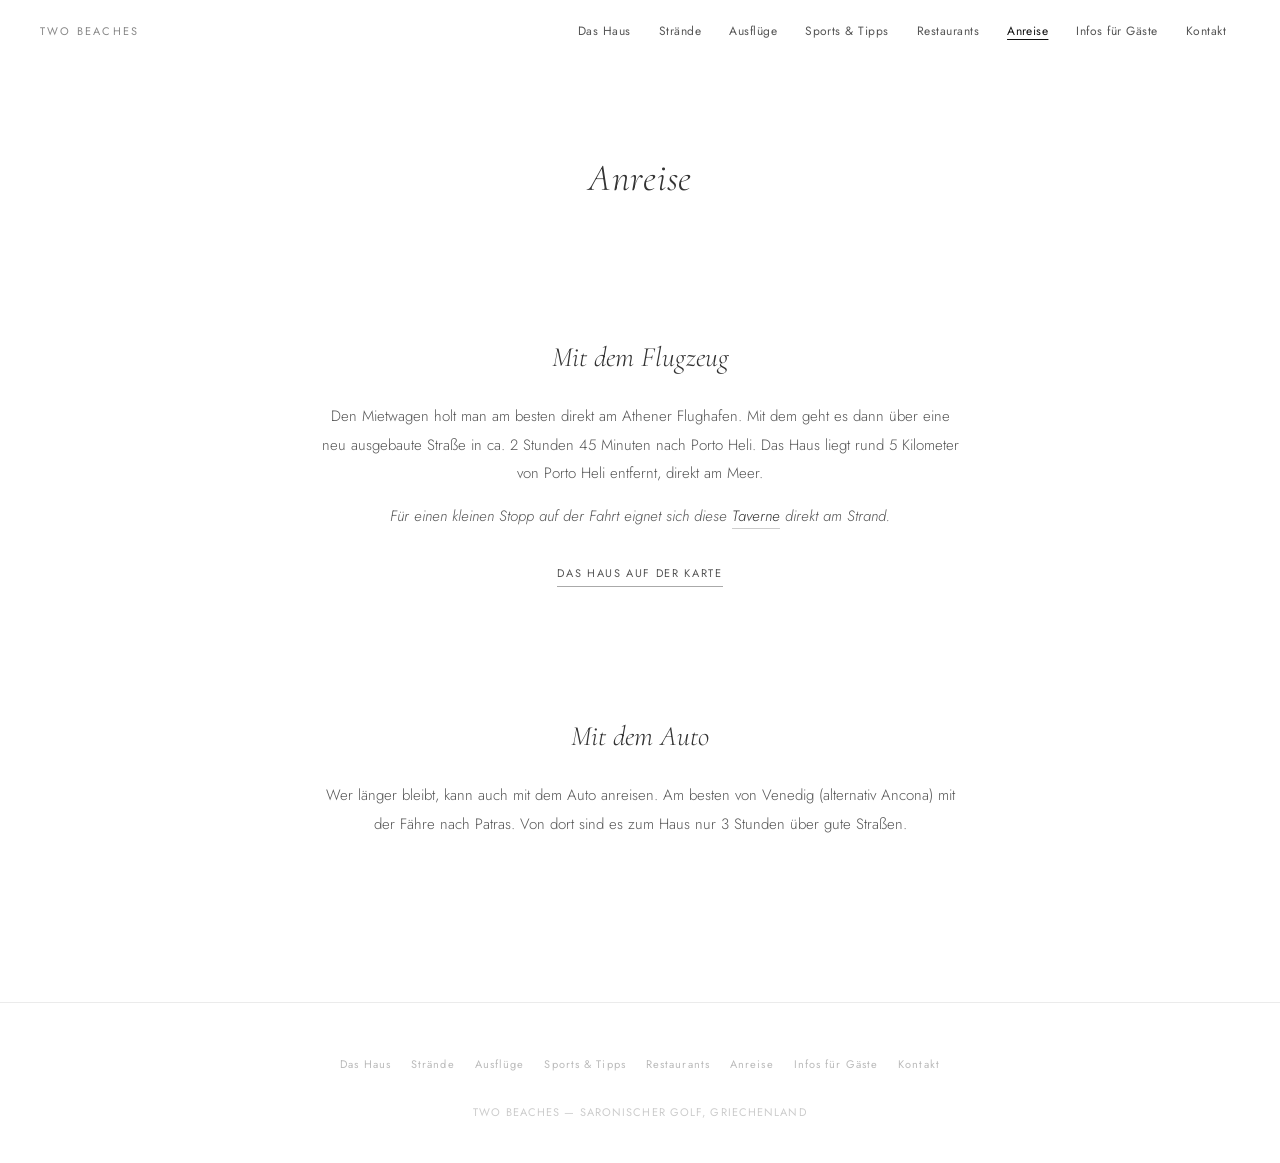
<file: anreise.html>
<!DOCTYPE html>
<html lang="de">
<head>
  <meta charset="UTF-8">
  <meta name="viewport" content="width=device-width, initial-scale=1.0">
  <title>Anreise — Two Beaches</title>
  <link rel="stylesheet" href="style.css">
</head>
<body>
<script src="nav.js"></script>

<div class="page-title"><h1>Anreise</h1></div>

<main>

  <div class="block">
    <h2>Mit dem Flugzeug</h2>
    <p>Den Mietwagen holt man am besten direkt am Athener Flughafen. Mit dem geht es dann über eine neu ausgebaute Straße in ca. 2 Stunden 45 Minuten nach Porto Heli. Das Haus liegt rund 5 Kilometer von Porto Heli entfernt, direkt am Meer.</p>
    <p class="tipp">Für einen kleinen Stopp auf der Fahrt eignet sich diese <a href="https://goo.gl/maps/i5G9rN97o6QZDQ5q6" target="_blank" rel="noopener">Taverne</a> direkt am Strand.</p>
    <a class="map-link" href="https://goo.gl/maps/cCkFr454ZY8Jw4qy6" target="_blank" rel="noopener">Das Haus auf der Karte</a>
  </div>

  <div class="block">
    <h2>Mit dem Auto</h2>
    <p>Wer länger bleibt, kann auch mit dem Auto anreisen. Am besten von Venedig (alternativ Ancona) mit der Fähre nach Patras. Von dort sind es zum Haus nur 3 Stunden über gute Straßen.</p>
  </div>

</main>
</body>
</html>
</file>
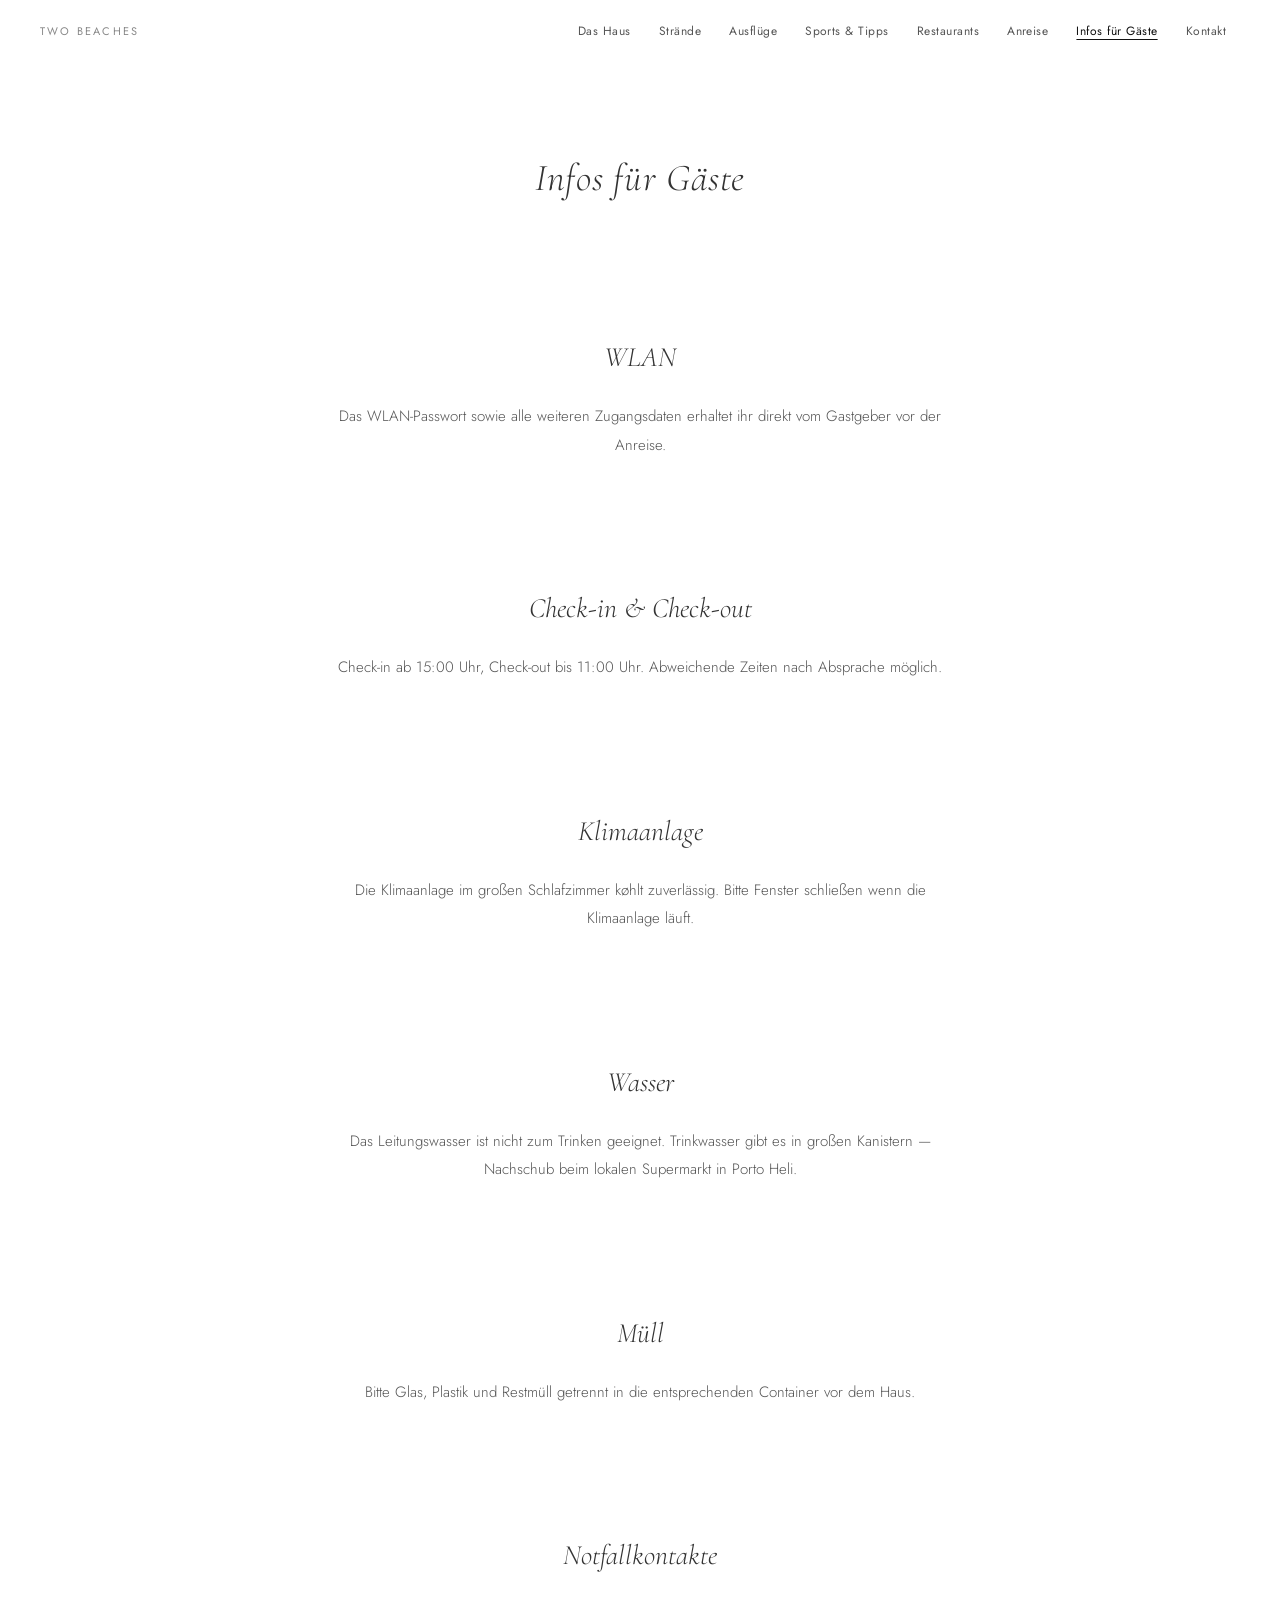
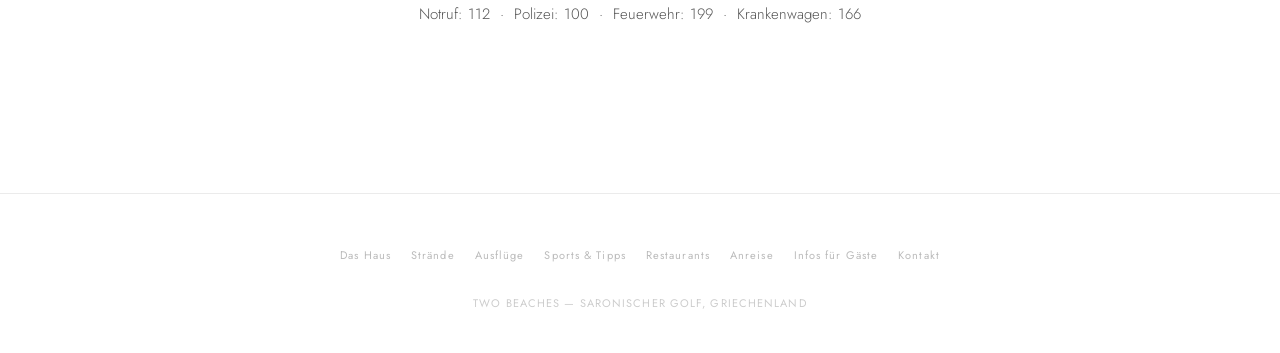
<file: infos.html>
<!DOCTYPE html>
<html lang="de">
<head>
  <meta charset="UTF-8">
  <meta name="viewport" content="width=device-width, initial-scale=1.0">
  <title>Infos før Gäste — Two Beaches</title>
  <link rel="stylesheet" href="style.css">
</head>
<body>
<script src="nav.js"></script>

<div class="page-title"><h1>Infos für Gäste</h1></div>

<main>

  <div class="block">
    <h2>WLAN</h2>
    <p>Das WLAN-Passwort sowie alle weiteren Zugangsdaten erhaltet ihr direkt vom Gastgeber vor der Anreise.</p>
  </div>

  <div class="block">
    <h2>Check-in & Check-out</h2>
    <p>Check-in ab 15:00 Uhr, Check-out bis 11:00 Uhr. Abweichende Zeiten nach Absprache möglich.</p>
  </div>

  <div class="block">
    <h2>Klimaanlage</h2>
    <p>Die Klimaanlage im großen Schlafzimmer køhlt zuverlässig. Bitte Fenster schließen wenn die Klimaanlage läuft.</p>
  </div>

  <div class="block">
    <h2>Wasser</h2>
    <p>Das Leitungswasser ist nicht zum Trinken geeignet. Trinkwasser gibt es in großen Kanistern — Nachschub beim lokalen Supermarkt in Porto Heli.</p>
  </div>

  <div class="block">
    <h2>Müll</h2>
    <p>Bitte Glas, Plastik und Restmüll getrennt in die entsprechenden Container vor dem Haus.</p>
  </div>

  <div class="block">
    <h2>Notfallkontakte</h2>
    <p>Notruf: 112 &nbsp;·&nbsp; Polizei: 100 &nbsp;·&nbsp; Feuerwehr: 199 &nbsp;·&nbsp; Krankenwagen: 166</p>
  </div>

</main>
</body>
</html>
</file>
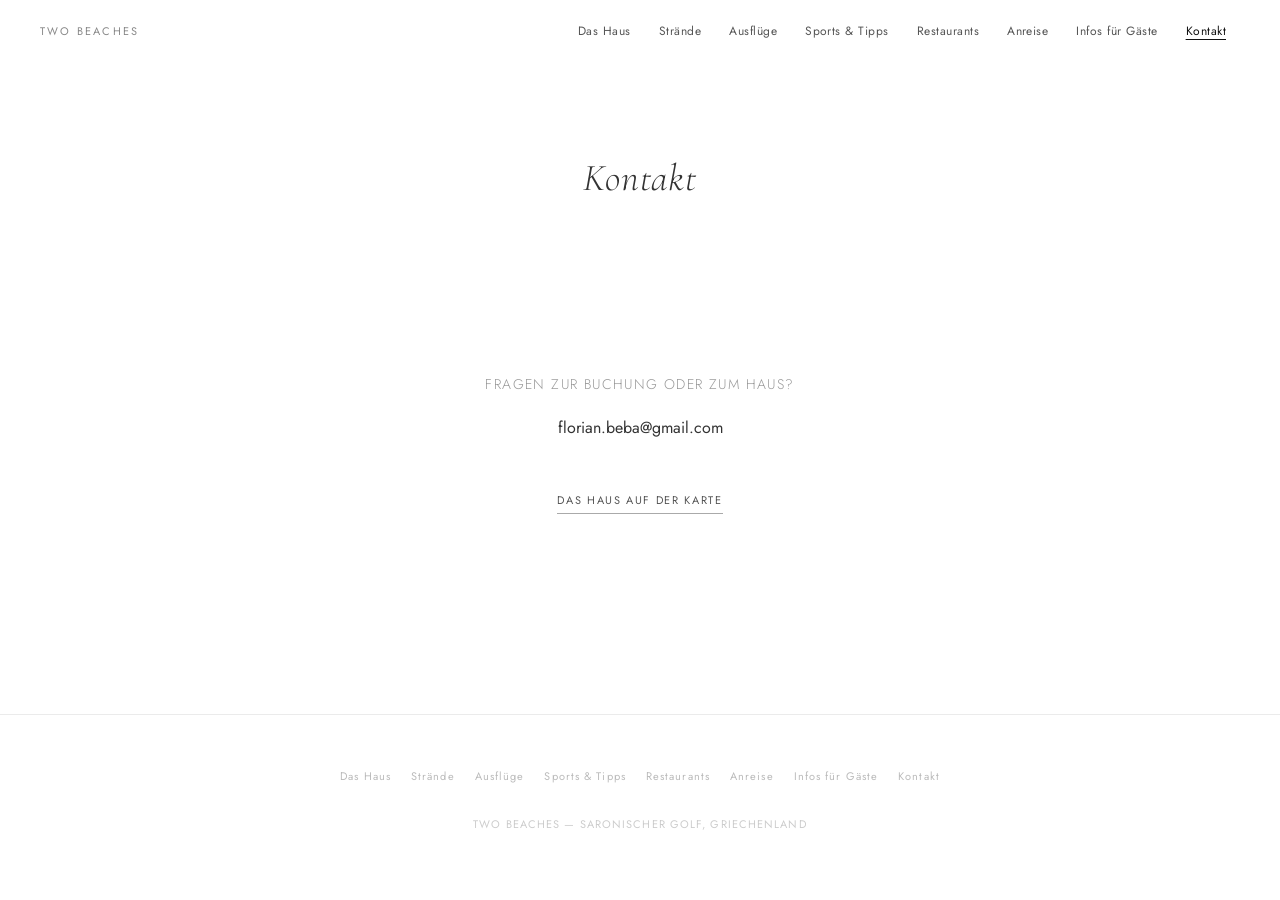
<file: kontakt.html>
<!DOCTYPE html>
<html lang="de">
<head>
  <meta charset="UTF-8">
  <meta name="viewport" content="width=device-width, initial-scale=1.0">
  <title>Kontakt — Two Beaches</title>
  <link rel="stylesheet" href="style.css">
</head>
<body>
<script src="nav.js"></script>

<div class="page-title"><h1>Kontakt</h1></div>

<main>

  <div class="contact-block">
    <p>Fragen zur Buchung oder zum Haus?</p>
    <a href="mailto:florian.beba@gmail.com">florian.beba@gmail.com</a>
    <br><br>
    <a class="map-link" href="https://goo.gl/maps/cCkFr454ZY8Jw4qy6" target="_blank" rel="noopener">Das Haus auf der Karte</a>
  </div>

</main>
</body>
</html>
</file>
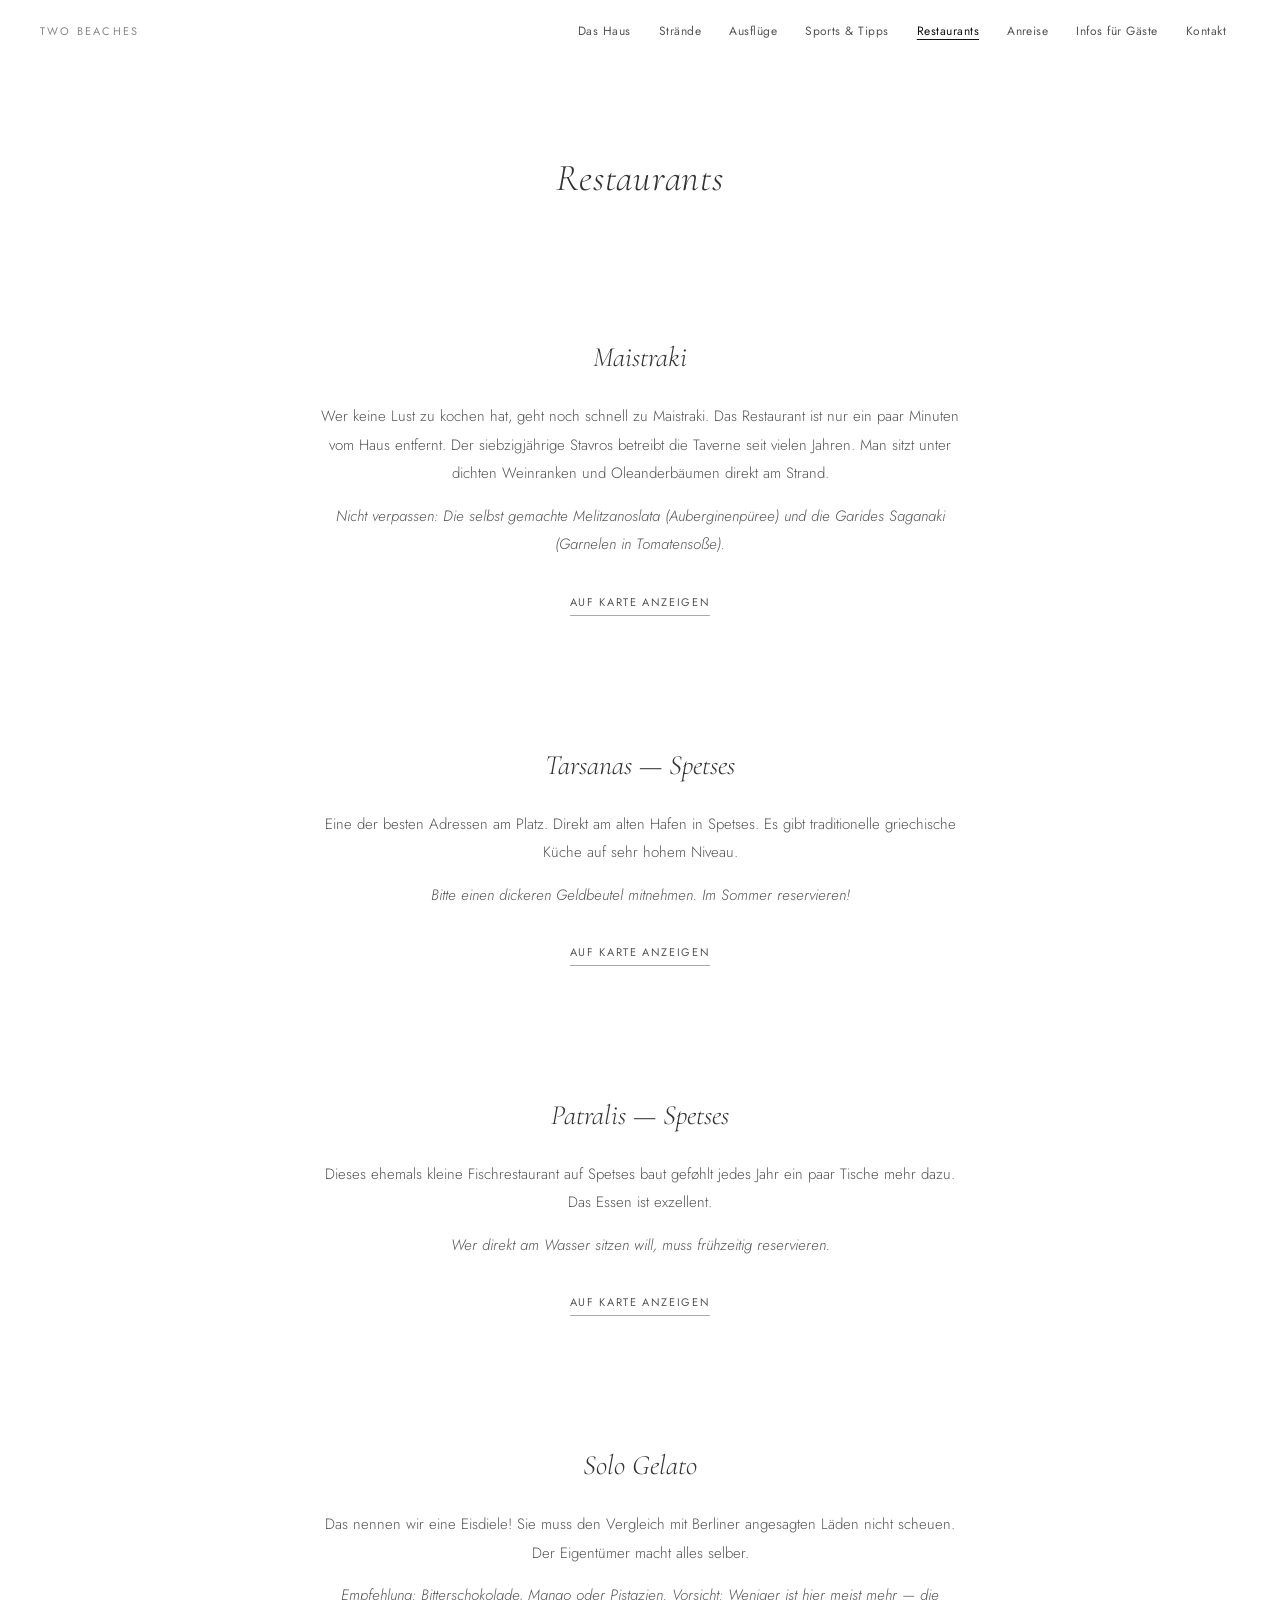
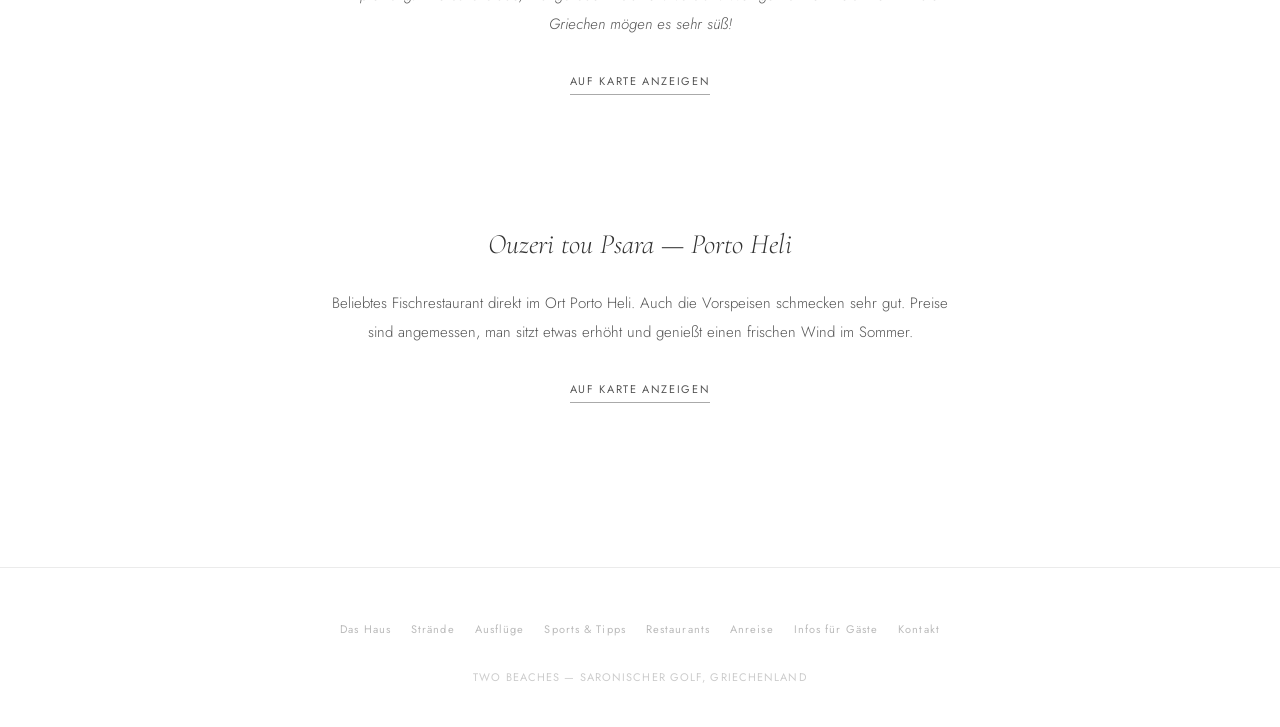
<file: restaurants.html>
<!DOCTYPE html>
<html lang="de">
<head>
  <meta charset="UTF-8">
  <meta name="viewport" content="width=device-width, initial-scale=1.0">
  <title>Restaurants — Two Beaches</title>
  <link rel="stylesheet" href="style.css">
</head>
<body>
<script src="nav.js"></script>

<div class="page-title"><h1>Restaurants</h1></div>

<main>

  <div class="block">
    <h2>Maistraki</h2>
    <p>Wer keine Lust zu kochen hat, geht noch schnell zu Maistraki. Das Restaurant ist nur ein paar Minuten vom Haus entfernt. Der siebzigjährige Stavros betreibt die Taverne seit vielen Jahren. Man sitzt unter dichten Weinranken und Oleanderbäumen direkt am Strand.</p>
    <p class="tipp">Nicht verpassen: Die selbst gemachte Melitzanoslata (Auberginenpüree) und die Garides Saganaki (Garnelen in Tomatensoße).</p>
    <a class="map-link" href="https://goo.gl/maps/ea8Fmtg7hj14x2H78" target="_blank" rel="noopener">Auf Karte anzeigen</a>
  </div>

  <div class="block">
    <h2>Tarsanas — Spetses</h2>
    <p>Eine der besten Adressen am Platz. Direkt am alten Hafen in Spetses. Es gibt traditionelle griechische Küche auf sehr hohem Niveau.</p>
    <p class="tipp">Bitte einen dickeren Geldbeutel mitnehmen. Im Sommer reservieren!</p>
    <a class="map-link" href="https://goo.gl/maps/ZvPC9C2Y8HjamHnR7" target="_blank" rel="noopener">Auf Karte anzeigen</a>
  </div>

  <div class="block">
    <h2>Patralis — Spetses</h2>
    <p>Dieses ehemals kleine Fischrestaurant auf Spetses baut geføhlt jedes Jahr ein paar Tische mehr dazu. Das Essen ist exzellent.</p>
    <p class="tipp">Wer direkt am Wasser sitzen will, muss frühzeitig reservieren.</p>
    <a class="map-link" href="https://goo.gl/maps/9a2JJcYtLbRvSaJS7" target="_blank" rel="noopener">Auf Karte anzeigen</a>
  </div>

  <div class="block">
    <h2>Solo Gelato</h2>
    <p>Das nennen wir eine Eisdiele! Sie muss den Vergleich mit Berliner angesagten Läden nicht scheuen. Der Eigentümer macht alles selber.</p>
    <p class="tipp">Empfehlung: Bitterschokolade, Mango oder Pistazien. Vorsicht: Weniger ist hier meist mehr — die Griechen mögen es sehr süß!</p>
    <a class="map-link" href="https://goo.gl/maps/XrYxNrc8YytaBw5q8" target="_blank" rel="noopener">Auf Karte anzeigen</a>
  </div>

  <div class="block">
    <h2>Ouzeri tou Psara — Porto Heli</h2>
    <p>Beliebtes Fischrestaurant direkt im Ort Porto Heli. Auch die Vorspeisen schmecken sehr gut. Preise sind angemessen, man sitzt etwas erhöht und genießt einen frischen Wind im Sommer.</p>
    <a class="map-link" href="https://goo.gl/maps/fht3AzycvDbLgPtk6" target="_blank" rel="noopener">Auf Karte anzeigen</a>
  </div>

</main>
</body>
</html>
</file>
<file: style.css>
/* ===========================
   TWOBEACHES.DE
   =========================== */

@import url('https://fonts.googleapis.com/css2?family=Cormorant+Garamond:ital,wght@0,300;0,400;0,500;1,300;1,400&family=Jost:wght@300;400;500&display=swap');

*, *::before, *::after { box-sizing: border-box; margin: 0; padding: 0; }
html { scroll-behavior: smooth; }

body {
  font-family: 'Jost', 'Helvetica Neue', sans-serif;
  font-size: 16px;
  line-height: 1.8;
  color: #333;
  background: #fff;
  overflow-x: hidden;
}

a { color: inherit; text-decoration: none; }
img { display: block; width: 100%; height: auto; }

/* ─── NAVIGATION ─── */
header {
  position: sticky;
  top: 0;
  z-index: 100;
  background: #fff;
}

.nav-inner {
  display: flex;
  align-items: center;
  justify-content: space-between;
  max-width: 1300px;
  margin: 0 auto;
  padding: 0 40px;
  height: 64px;
}

.nav-logo {
  font-family: 'Jost', sans-serif;
  font-size: 11px;
  font-weight: 400;
  letter-spacing: 0.2em;
  text-transform: uppercase;
  color: #888;
}

.nav-links {
  list-style: none;
  display: flex;
  flex-wrap: wrap;
  justify-content: flex-end;
}

.nav-links a {
  display: block;
  padding: 6px 14px;
  font-family: 'Jost', sans-serif;
  font-size: 12px;
  font-weight: 400;
  letter-spacing: 0.04em;
  color: #555;
  transition: color 0.2s;
}

.nav-links a:hover { color: #111; }

.nav-links a.active {
  color: #111;
  text-decoration: underline;
  text-underline-offset: 4px;
}

.nav-toggle {
  display: none;
  flex-direction: column;
  gap: 6px;
  background: none;
  border: none;
  cursor: pointer;
  padding: 8px;
}

.nav-toggle span {
  display: block;
  width: 22px;
  height: 1px;
  background: #555;
}

/* ─── HERO ─── */
.hero {
  position: relative;
  width: 100%;
  height: 100vh;
  min-height: 500px;
  display: flex;
  align-items: center;
  justify-content: center;
  overflow: hidden;
  background: #000;
}

.hero-bg {
  position: absolute;
  inset: 0;
  width: 100%;
  height: 100%;
  object-fit: cover;
  object-position: center 30%;
  opacity: 1;
}

/* subtle text-readability gradient */
.hero::after {
  content: '';
  position: absolute;
  inset: 0;
  background: linear-gradient(
    to bottom,
    rgba(0,0,0,0.08) 0%,
    rgba(0,0,0,0.32) 45%,
    rgba(0,0,0,0.15) 100%
  );
  z-index: 0;
}

.hero-text {
  position: relative;
  z-index: 1;
}

.hero-text {
  text-align: center;
  padding: 0 48px;
  max-width: 900px;
}

.hero-text h1 {
  font-family: 'Cormorant Garamond', Georgia, serif;
  font-size: clamp(36px, 5.5vw, 72px);
  font-weight: 300;
  font-style: italic;
  line-height: 1.25;
  color: #fff;
  margin-bottom: 24px;
  letter-spacing: 0.01em;
}

.hero-text .author {
  font-family: 'Jost', sans-serif;
  font-size: 12px;
  font-weight: 400;
  letter-spacing: 0.2em;
  color: rgba(255,255,255,0.85);
  text-transform: none;
}

/* ─── PAGE TITLE ─── */
.page-title {
  text-align: center;
  padding: 80px 24px 60px;
}

.page-title h1 {
  font-family: 'Cormorant Garamond', Georgia, serif;
  font-size: clamp(26px, 3vw, 38px);
  font-weight: 300;
  font-style: italic;
  color: #333;
  letter-spacing: 0.02em;
}

/* ─── MAIN ─── */
main {
  max-width: 960px;
  margin: 0 auto;
  padding: 0 40px 100px;
}

/* ─── BLOCKS ─── */
.block {
  padding: 64px 0;
  text-align: center;
}

.block h2 {
  font-family: 'Cormorant Garamond', Georgia, serif;
  font-size: clamp(20px, 2.2vw, 28px);
  font-weight: 300;
  font-style: italic;
  line-height: 1.5;
  color: #333;
  max-width: 720px;
  margin: 0 auto 24px;
}

.block h3 {
  font-family: 'Jost', sans-serif;
  font-size: 15px;
  font-weight: 400;
  font-style: normal;
  line-height: 1.8;
  color: #444;
  max-width: 640px;
  margin: 0 auto 14px;
  letter-spacing: 0.02em;
}

.block p {
  font-family: 'Jost', sans-serif;
  font-size: 15px;
  font-weight: 300;
  line-height: 1.9;
  color: #555;
  max-width: 640px;
  margin: 0 auto 14px;
}

.block p:last-child { margin-bottom: 0; }

.block p a {
  color: #333;
  border-bottom: 1px solid #ccc;
  padding-bottom: 1px;
  transition: border-color 0.2s;
}
.block p a:hover { border-color: #333; }

/* ─── IMAGES ─── */
/* full-bleed: break out of max-width container */
.img-full {
  width: 100vw;
  margin-left: calc(50% - 50vw);
  margin-bottom: 3px;
}

.img-full img {
  width: 100%;
  height: auto;
  display: block;
}

/* ─── IMAGE PAIR (2-column) ─── */
.img-pair {
  width: 100vw;
  margin-left: calc(50% - 50vw);
  margin-bottom: 3px;
  display: grid;
  grid-template-columns: 1fr 1fr;
  gap: 3px;
}

.img-pair img {
  width: 100%;
  height: 480px;
  object-fit: cover;
  display: block;
}

/* ─── AMENITIES ─── */
.amenities {
  list-style: none;
  text-align: center;
  max-width: 480px;
  margin: 28px auto 0;
}

.amenities li {
  font-family: 'Jost', sans-serif;
  font-size: 14px;
  font-weight: 300;
  line-height: 1.7;
  color: #555;
  padding: 10px 0;
  border-bottom: 1px solid #ebebeb;
  letter-spacing: 0.04em;
}

.amenities li:last-child { border-bottom: none; }

/* ─── MAP LINK ─── */
.map-link {
  display: inline-block;
  margin-top: 20px;
  font-family: 'Jost', sans-serif;
  font-size: 11px;
  font-weight: 400;
  letter-spacing: 0.15em;
  text-transform: uppercase;
  color: #555;
  border-bottom: 1px solid #aaa;
  padding-bottom: 2px;
  transition: opacity 0.2s;
}

.map-link:hover { opacity: 0.5; }

/* ─── TIPP ─── */
.tipp {
  font-size: 14px;
  color: #888;
  max-width: 600px;
  margin: 12px auto;
  font-style: italic;
  line-height: 1.9;
}

/* ─── GALLERY ─── */
.gallery {
  display: grid;
  grid-template-columns: repeat(7, 1fr);
  gap: 3px;
  margin: 0;
  width: 100vw;
  margin-left: calc(50% - 50vw);
}

.gallery img {
  height: 180px;
  object-fit: cover;
  width: 100%;
}

/* ─── BACK TO TOP ─── */
.back-top {
  text-align: center;
  padding: 60px 0 20px;
}

.back-top a {
  font-family: 'Jost', sans-serif;
  font-size: 11px;
  font-weight: 400;
  letter-spacing: 0.18em;
  text-transform: uppercase;
  color: #aaa;
  transition: color 0.2s;
}

.back-top a:hover { color: #333; }

/* ─── CONTACT ─── */
.contact-block {
  text-align: center;
  padding: 100px 24px;
}

.contact-block p {
  font-size: 14px;
  font-weight: 300;
  color: #999;
  margin-bottom: 16px;
  letter-spacing: 0.1em;
  text-transform: uppercase;
}

.contact-block .email {
  font-family: 'Cormorant Garamond', serif;
  font-size: 28px;
  font-weight: 300;
  color: #333;
  border-bottom: 1px solid #ccc;
  padding-bottom: 3px;
}

/* ─── FOOTER ─── */
footer {
  border-top: 1px solid #ebebeb;
  padding: 48px 24px 40px;
  text-align: center;
}

.footer-links {
  list-style: none;
  display: flex;
  justify-content: center;
  flex-wrap: wrap;
  margin-bottom: 24px;
}

.footer-links a {
  display: block;
  padding: 4px 10px;
  font-size: 11px;
  letter-spacing: 0.1em;
  color: #bbb;
  transition: color 0.2s;
}

.footer-links a:hover { color: #333; }

.footer-copy {
  font-size: 11px;
  letter-spacing: 0.1em;
  color: #ccc;
  text-transform: uppercase;
}

/* ─── MOBILE ─── */
@media (max-width: 768px) {
  .nav-inner { padding: 0 24px; height: 56px; }

  .nav-links {
    display: none;
    position: absolute;
    top: 56px; left: 0; right: 0;
    background: #fff;
    border-top: 1px solid #ebebeb;
    flex-direction: column;
    padding: 8px 0 20px;
  }

  .nav-links.open { display: flex; }
  .nav-links a { padding: 12px 24px; }
  .nav-toggle { display: flex; }

  .hero { height: 70vh; }
  .hero-text { padding: 0 24px; }

  main { padding: 0 20px 60px; }

  .gallery { grid-template-columns: repeat(3, 1fr); }
  .gallery img { height: 110px; }

  .img-pair { grid-template-columns: 1fr; }
  .img-pair img { height: 280px; }
}
</file>
